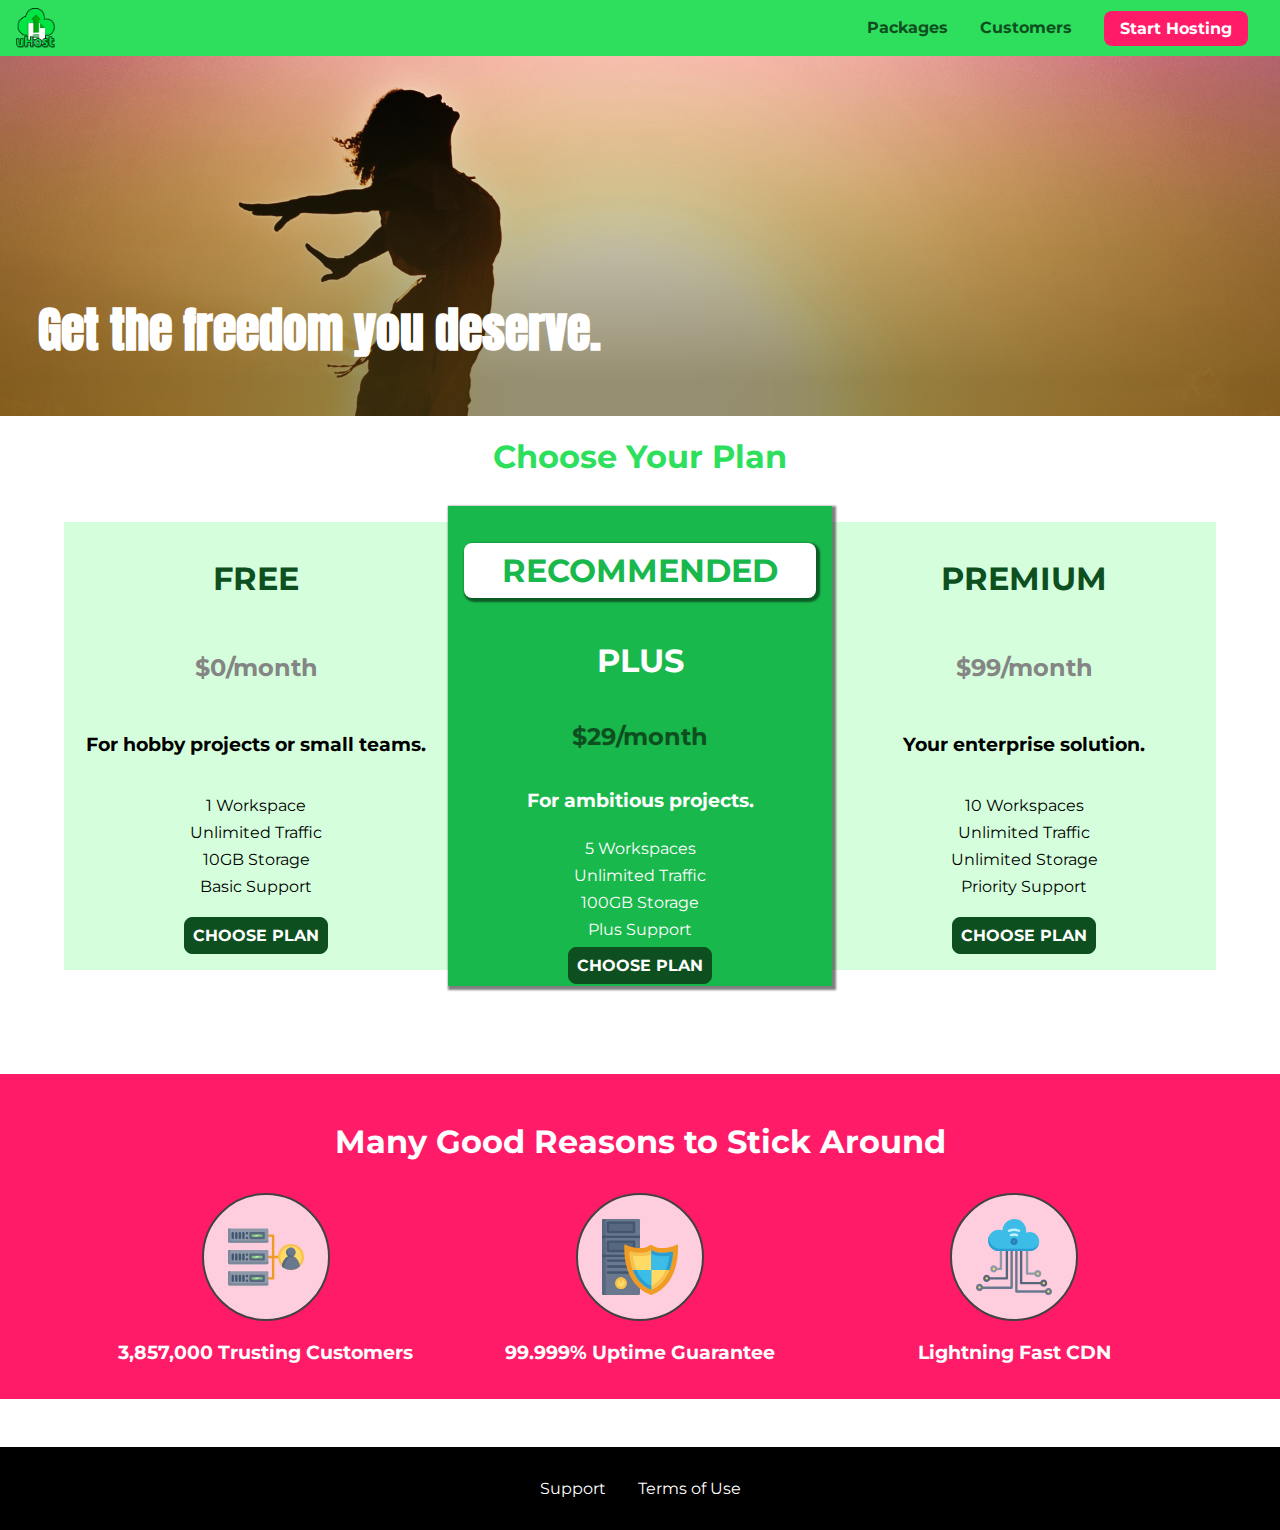
<file: css-core/index.html>
<!DOCTYPE html>
<html lang="en">

<head>
    <meta charset="UTF-8">
    <meta http-equiv="X-UA-Compatible" content="ie=edge">
    <meta name="viewport" content="width=device-width, initial-scale=1.0">
    <title>uHost</title>
    <link rel="shortcut icon" href="favicon.png">
    <link rel="stylesheet" href="shared.css">
    <link rel="stylesheet" href="main.css">
</head>

<body>
    <div class="backdrop"></div>
    <div class="modal">
        <h1 class="modal__title">Do you want to continue?</h1>
        <div class="modal__actions">
            <a href="start-hosting/index.html" class="modal__action">Yes!</a>
            <button class="modal__action modal__action--negative" type="button">No!</button>
        </div>
    </div>
    <header class="main-header">
        <div>
            <button class="toggle-button">
                <span class="toggle-button__bar"></span>
                <span class="toggle-button__bar"></span>
                <span class="toggle-button__bar"></span>
            </button>
            <a href="index.html" class="main-header__brand">
                <img src="images/uhost-icon.png" alt="uHost - Your favorite hosting company">
            </a>
        </div>
        <nav class="main-nav">
            <ul class="main-nav__items">
                <li class="main-nav__item">
                    <a href="packages/index.html">Packages</a>
                </li>
                <li class="main-nav__item">
                    <a href="customers/index.html">Customers</a>
                </li>
                <li class="main-nav__item main-nav__item--cta">
                    <a href="start-hosting/index.html">Start Hosting</a>
                </li>
            </ul>
        </nav>
    </header>
    <nav class="mobile-nav">
        <ul class="mobile-nav__items">
            <li class="mobile-nav__item">
                <a href="packages/index.html">Packages</a>
            </li>
            <li class="mobile-nav__item">
                <a href="customers/index.html">Customers</a>
            </li>
            <li class="mobile-nav__item mobile-nav__item--cta">
                <a href="start-hosting/index.html">Start Hosting</a>
            </li>
        </ul>
    </nav>
    <main>
        <section id="product-overview">
            <h1>Get the freedom you deserve.</h1>
        </section>
        <section id="plans">
            <h1 class="section-title">Choose Your Plan</h1>
            <div class="plan__list">
                <article class="plan">
                    <h1 class="plan__title">FREE</h1>
                    <h2 class="plan__price">$0/month</h2>
                    <h3>For hobby projects or small teams.</h3>
                    <ul class="plan__features">
                        <li class="plan__feature">1 Workspace</li>
                        <li class="plan__feature">Unlimited Traffic</li>
                        <li class="plan__feature">10GB Storage</li>
                        <li class="plan__feature">Basic Support</li>
                    </ul>
                    <div>
                        <button class="button">CHOOSE PLAN</button>
                    </div>
                </article>
                <article class="plan plan--highlighted">
                    <h1 class="plan__annotation">RECOMMENDED</h1>
                    <h1 class="plan__title">PLUS</h1>
                    <h2 class="plan__price">$29/month</h2>
                    <h3>For ambitious projects.</h3>
                    <ul class="plan__features">
                        <li class="plan__feature">5 Workspaces</li>
                        <li class="plan__feature">Unlimited Traffic</li>
                        <li class="plan__feature">100GB Storage</li>
                        <li class="plan__feature">Plus Support</li>
                    </ul>
                    <div>
                        <button class="button">CHOOSE PLAN</button>
                    </div>
                </article>
                <article class="plan">
                    <h1 class="plan__title">PREMIUM</h1>
                    <h2 class="plan__price">$99/month</h2>
                    <h3>Your enterprise solution.</h3>
                    <ul class="plan__features">
                        <li class="plan__feature">10 Workspaces</li>
                        <li class="plan__feature">Unlimited Traffic</li>
                        <li class="plan__feature">Unlimited Storage</li>
                        <li class="plan__feature">Priority Support</li>
                    </ul>
                    <div>
                        <button class="button">CHOOSE PLAN</button>
                    </div>
                </article>
            </div>
        </section>
        <section id="key-features">
            <h1 class="section-title">Many Good Reasons to Stick Around</h1>
            <ul class="key-feature__list">
                <li class="key-feature">
                    <div class="key-feature__image">
                        <svg viewBox="0 0 512 512">
                            <path style="fill:#F09B24;" d="M344,248h-32V112c0-4.418-3.582-8-8-8h-40c-4.418,0-8,3.582-8,8s3.582,8,8,8h32v128h-32  c-4.418,0-8,3.582-8,8s3.582,8,8,8h32v128h-32c-4.418,0-8,3.582-8,8s3.582,8,8,8h40c4.418,0,8-3.582,8-8V264h32c4.418,0,8-3.582,8-8  S348.418,248,344,248z"
                            />
                            <path style="fill:#8E9AA9;" d="M264,64H8c-4.418,0-8,3.582-8,8v80c0,4.418,3.582,8,8,8h256c4.418,0,8-3.582,8-8V72  C272,67.582,268.418,64,264,64z"
                            />
                            <path style="fill:#7C899B;" d="M24,144c-4.418,0-8-3.582-8-8V64H8c-4.418,0-8,3.582-8,8v80c0,4.418,3.582,8,8,8h256  c4.418,0,8-3.582,8-8v-8H24z"
                            />
                            <rect x="152" y="96" style="fill:#B8E3A8;" width="88" height="32" />
                            <g>
                                <polygon style="fill:#7EC97D;" points="152,96 152,128 166,128 198,96  " />
                                <polygon style="fill:#7EC97D;" points="220,96 188,128 240,128 240,96  " />
                            </g>
                            <path style="fill:#56677E;" d="M240,136h-88c-4.418,0-8-3.582-8-8V96c0-4.418,3.582-8,8-8h88c4.418,0,8,3.582,8,8v32  C248,132.418,244.418,136,240,136z M160,120h72v-16h-72V120z"
                            />
                            <g>
                                <path style="fill:#435670;" d="M32,136c-4.418,0-8-3.582-8-8V96c0-4.418,3.582-8,8-8s8,3.582,8,8v32C40,132.418,36.418,136,32,136z   "
                                />
                                <path style="fill:#435670;" d="M56,136c-4.418,0-8-3.582-8-8V96c0-4.418,3.582-8,8-8s8,3.582,8,8v32C64,132.418,60.418,136,56,136z   "
                                />
                                <path style="fill:#435670;" d="M80,136c-4.418,0-8-3.582-8-8V96c0-4.418,3.582-8,8-8s8,3.582,8,8v32C88,132.418,84.418,136,80,136z   "
                                />
                                <path style="fill:#435670;" d="M104,136c-4.418,0-8-3.582-8-8V96c0-4.418,3.582-8,8-8s8,3.582,8,8v32   C112,132.418,108.418,136,104,136z"
                                />
                                <path style="fill:#435670;" d="M128,105c-4.418,0-8-3.582-8-8v-1c0-4.418,3.582-8,8-8s8,3.582,8,8v1   C136,101.418,132.418,105,128,105z"
                                />
                                <path style="fill:#435670;" d="M128,136c-4.418,0-8-3.582-8-8v-1c0-4.418,3.582-8,8-8s8,3.582,8,8v1   C136,132.418,132.418,136,128,136z"
                                />
                            </g>
                            <path style="fill:#8E9AA9;" d="M264,208H8c-4.418,0-8,3.582-8,8v80c0,4.418,3.582,8,8,8h256c4.418,0,8-3.582,8-8v-80  C272,211.582,268.418,208,264,208z"
                            />
                            <path style="fill:#7C899B;" d="M24,288c-4.418,0-8-3.582-8-8v-72H8c-4.418,0-8,3.582-8,8v80c0,4.418,3.582,8,8,8h256  c4.418,0,8-3.582,8-8v-8H24z"
                            />
                            <rect x="152" y="240" style="fill:#B8E3A8;" width="88" height="32" />
                            <g>
                                <polygon style="fill:#7EC97D;" points="152,240 152,272 166,272 198,240  " />
                                <polygon style="fill:#7EC97D;" points="220,240 188,272 240,272 240,240  " />
                            </g>
                            <path style="fill:#56677E;" d="M240,280h-88c-4.418,0-8-3.582-8-8v-32c0-4.418,3.582-8,8-8h88c4.418,0,8,3.582,8,8v32  C248,276.418,244.418,280,240,280z M160,264h72v-16h-72V264z"
                            />
                            <g>
                                <path style="fill:#435670;" d="M32,280c-4.418,0-8-3.582-8-8v-32c0-4.418,3.582-8,8-8s8,3.582,8,8v32C40,276.418,36.418,280,32,280   z"
                                />
                                <path style="fill:#435670;" d="M56,280c-4.418,0-8-3.582-8-8v-32c0-4.418,3.582-8,8-8s8,3.582,8,8v32C64,276.418,60.418,280,56,280   z"
                                />
                                <path style="fill:#435670;" d="M80,280c-4.418,0-8-3.582-8-8v-32c0-4.418,3.582-8,8-8s8,3.582,8,8v32C88,276.418,84.418,280,80,280   z"
                                />
                                <path style="fill:#435670;" d="M104,280c-4.418,0-8-3.582-8-8v-32c0-4.418,3.582-8,8-8s8,3.582,8,8v32   C112,276.418,108.418,280,104,280z"
                                />
                                <path style="fill:#435670;" d="M128,249c-4.418,0-8-3.582-8-8v-1c0-4.418,3.582-8,8-8s8,3.582,8,8v1   C136,245.418,132.418,249,128,249z"
                                />
                                <path style="fill:#435670;" d="M128,280c-4.418,0-8-3.582-8-8v-1c0-4.418,3.582-8,8-8s8,3.582,8,8v1   C136,276.418,132.418,280,128,280z"
                                />
                            </g>
                            <path style="fill:#8E9AA9;" d="M264,352H8c-4.418,0-8,3.582-8,8v80c0,4.418,3.582,8,8,8h256c4.418,0,8-3.582,8-8v-80  C272,355.582,268.418,352,264,352z"
                            />
                            <path style="fill:#7C899B;" d="M24,432c-4.418,0-8-3.582-8-8v-72H8c-4.418,0-8,3.582-8,8v80c0,4.418,3.582,8,8,8h256  c4.418,0,8-3.582,8-8v-8H24z"
                            />
                            <rect x="152" y="384" style="fill:#B8E3A8;" width="88" height="32" />
                            <g>
                                <polygon style="fill:#7EC97D;" points="152,384 152,416 166,416 198,384  " />
                                <polygon style="fill:#7EC97D;" points="220,384 188,416 240,416 240,384  " />
                            </g>
                            <path style="fill:#56677E;" d="M240,424h-88c-4.418,0-8-3.582-8-8v-32c0-4.418,3.582-8,8-8h88c4.418,0,8,3.582,8,8v32  C248,420.418,244.418,424,240,424z M160,408h72v-16h-72V408z"
                            />
                            <g>
                                <path style="fill:#435670;" d="M32,424c-4.418,0-8-3.582-8-8v-32c0-4.418,3.582-8,8-8s8,3.582,8,8v32C40,420.418,36.418,424,32,424   z"
                                />
                                <path style="fill:#435670;" d="M56,424c-4.418,0-8-3.582-8-8v-32c0-4.418,3.582-8,8-8s8,3.582,8,8v32C64,420.418,60.418,424,56,424   z"
                                />
                                <path style="fill:#435670;" d="M80,424c-4.418,0-8-3.582-8-8v-32c0-4.418,3.582-8,8-8s8,3.582,8,8v32C88,420.418,84.418,424,80,424   z"
                                />
                                <path style="fill:#435670;" d="M104,424c-4.418,0-8-3.582-8-8v-32c0-4.418,3.582-8,8-8s8,3.582,8,8v32   C112,420.418,108.418,424,104,424z"
                                />
                                <path style="fill:#435670;" d="M128,393c-4.418,0-8-3.582-8-8v-1c0-4.418,3.582-8,8-8s8,3.582,8,8v1   C136,389.418,132.418,393,128,393z"
                                />
                                <path style="fill:#435670;" d="M128,424c-4.418,0-8-3.582-8-8v-1c0-4.418,3.582-8,8-8s8,3.582,8,8v1   C136,420.418,132.418,424,128,424z"
                                />
                            </g>
                            <path style="fill:#F7C14D;" d="M424,168c-48.523,0-88,39.477-88,88s39.477,88,88,88s88-39.477,88-88S472.523,168,424,168z" />
                            <path style="fill:#FFDB66;" d="M424,184c-39.701,0-72,32.299-72,72s32.299,72,72,72s72-32.299,72-72S463.701,184,424,184z" />
                            <path style="fill:#69788D;" d="M484.893,314.16C476.393,274.588,451.922,248,424,248s-52.393,26.588-60.893,66.16  c-0.605,2.82,0.354,5.749,2.511,7.664C381.731,336.124,402.465,344,424,344s42.269-7.876,58.381-22.176  C484.539,319.909,485.498,316.98,484.893,314.16z"
                            />
                            <path style="fill:#56677E;" d="M434.053,249.171C430.768,248.403,427.411,248,424,248c-27.922,0-52.393,26.588-60.893,66.16  c-0.605,2.82,0.354,5.749,2.511,7.664c3.383,3.002,6.979,5.703,10.734,8.125C384.904,286.243,407.373,255.378,434.053,249.171z"
                            />
                            <path style="fill:#69788D;" d="M424,192c-17.645,0-32,14.355-32,32s14.355,32,32,32s32-14.355,32-32S441.645,192,424,192z" />
                            <path style="fill:#56677E;" d="M432,248c-17.645,0-32-14.355-32-32c0-6.783,2.128-13.076,5.742-18.258  C397.444,203.53,392,213.138,392,224c0,17.645,14.355,32,32,32c10.862,0,20.471-5.444,26.258-13.742  C445.076,245.872,438.783,248,432,248z"
                            />

                        </svg>
                    </div>
                    <p class="key-feature__description">3,857,000 Trusting Customers</p>
                </li>
                <li class="key-feature">
                    <div class="key-feature__image">
                        <svg viewBox="0 0 512 512">
                            <path style="fill:#69788D;" d="M248,0H8C3.582,0,0,3.582,0,8v496c0,4.418,3.582,8,8,8h240c4.418,0,8-3.582,8-8V8  C256,3.582,252.418,0,248,0z"
                            />
                            <path style="fill:#56677E;" d="M24,504V8c0-4.418,3.582-8,8-8H8C3.582,0,0,3.582,0,8v496c0,4.418,3.582,8,8,8h24  C27.582,512,24,508.418,24,504z"
                            />
                            <g>
                                <rect x="0" y="112" style="fill:#435670;" width="256" height="16" />
                                <rect x="0" y="240" style="fill:#435670;" width="256" height="16" />
                            </g>
                            <path style="fill:#F7C14D;" d="M128,392c-22.056,0-40,17.944-40,40s17.944,40,40,40s40-17.944,40-40S150.056,392,128,392z" />
                            <path style="fill:#FFDB66;" d="M128,408c-13.233,0-24,10.767-24,24s10.767,24,24,24s24-10.767,24-24S141.233,408,128,408z" />
                            <path style="fill:#F7C14D;" d="M128,392c-2.739,0-5.414,0.278-8,0.805V424c0,4.418,3.582,8,8,8c4.418,0,8-3.582,8-8v-31.195  C133.414,392.278,130.739,392,128,392z"
                            />
                            <g>
                                <path style="fill:#435670;" d="M216,288H40c-4.418,0-8-3.582-8-8s3.582-8,8-8h176c4.418,0,8,3.582,8,8S220.418,288,216,288z"
                                />
                                <path style="fill:#435670;" d="M216,328H40c-4.418,0-8-3.582-8-8s3.582-8,8-8h176c4.418,0,8,3.582,8,8S220.418,328,216,328z"
                                />
                                <path style="fill:#435670;" d="M216,368H40c-4.418,0-8-3.582-8-8s3.582-8,8-8h176c4.418,0,8,3.582,8,8S220.418,368,216,368z"
                                />
                                <path style="fill:#435670;" d="M216,16H40c-4.418,0-8,3.582-8,8v64c0,4.418,3.582,8,8,8h176c4.418,0,8-3.582,8-8V24   C224,19.582,220.418,16,216,16z"
                                />
                            </g>
                            <rect x="48" y="32" style="fill:#56677E;" width="160" height="48" />
                            <path style="fill:#435670;" d="M216,144H40c-4.418,0-8,3.582-8,8v64c0,4.418,3.582,8,8,8h176c4.418,0,8-3.582,8-8v-64  C224,147.582,220.418,144,216,144z"
                            />
                            <rect x="48" y="160" style="fill:#56677E;" width="160" height="48" />
                            <path style="fill:#F09B24;" d="M511.747,180.237c-0.194-6.537-8.107-10.107-13.135-5.894c-5.6,4.693-42.904,21.282-98.514,21.282  c-33.45,0-64.625-20.999-64.929-21.206c-2.9-1.991-6.764-1.85-9.512,0.346c-2.677,2.135-27.201,20.86-63.793,20.86  c-55.607,0-92.914-16.589-98.515-21.282c-5.028-4.211-12.941-0.645-13.135,5.894c-1.634,54.834,4.655,105.941,18.693,151.903  c12.096,39.604,29.759,74.047,52.497,102.373c27.538,34.304,62.743,59.882,104.66,76.045c3.069,1.918,6.757,1.921,9.83,0  c41.917-16.163,77.122-41.741,104.66-76.045c22.738-28.326,40.401-62.77,52.497-102.373  C507.092,286.179,513.381,235.071,511.747,180.237z"
                            />
                            <path style="fill:#F7C14D;" d="M476.21,221.226c-1.953-1.631-4.568-2.235-7.036-1.628c-21.686,5.327-44.926,8.028-69.075,8.028  c-25.926,0-49.633-8.975-64.955-16.504c-2.307-1.134-5.016-1.091-7.284,0.116c-14.059,7.477-36.919,16.388-65.994,16.388  c-24.153,0-47.394-2.701-69.075-8.028c-5.155-1.268-10.221,2.966-9.894,8.261c2.077,33.693,7.668,65.635,16.616,94.935  c22.774,74.565,66.139,126.334,128.888,153.868c2.032,0.891,4.397,0.891,6.43,0c61.777-27.107,104.716-78.876,127.62-153.868  c8.948-29.3,14.539-61.241,16.616-94.935C479.224,225.319,478.163,222.856,476.21,221.226z"
                            />
                            <path style="fill:#FFDB66;" d="M331.609,451.727c-52.604-25.289-89.304-70.987-109.144-135.944  c-6.532-21.39-11.162-44.336-13.82-68.447c17.133,2.852,34.952,4.291,53.22,4.291c29.394,0,53.376-7.793,69.978-15.561  c17.44,7.736,41.656,15.561,68.256,15.561c18.267,0,36.085-1.439,53.219-4.291c-2.659,24.112-7.288,47.06-13.82,68.448  C419.545,381.108,383.27,426.805,331.609,451.727z"
                            />
                            <g>
                                <path style="fill:#2C9DD4;" d="M479.066,227.858c0.157-2.539-0.903-5.002-2.856-6.633s-4.568-2.235-7.036-1.628   c-21.686,5.327-44.926,8.028-69.075,8.028c-25.926,0-49.633-8.975-64.955-16.504c-1.057-0.52-2.2-0.78-3.345-0.806l-0.072,133.351   h123.601c2.556-6.746,4.933-13.702,7.123-20.874C471.398,293.493,476.989,261.552,479.066,227.858z"
                                />
                                <path style="fill:#2C9DD4;" d="M206.658,343.667c24.153,63.42,65.028,108.108,121.743,132.995c1.031,0.452,2.147,0.673,3.263,0.666   l0.063-133.661H206.658z"
                                />
                            </g>
                            <g>
                                <path style="fill:#3CBDE8;" d="M439.497,315.783c6.532-21.389,11.161-44.336,13.82-68.448c-17.134,2.852-34.952,4.291-53.219,4.291   c-26.6,0-50.815-7.824-68.256-15.561l-0.116,107.601h97.758C433.179,334.807,436.524,325.518,439.497,315.783z"
                                />
                                <path style="fill:#3CBDE8;" d="M232.523,343.667c21.144,50.298,54.363,86.56,99.087,108.06l0.117-108.06H232.523z" />
                            </g>
                        </svg>
                    </div>
                    <p class="key-feature__description">99.999% Uptime Guarantee</p>
                </li>
                <li class="key-feature">
                    <div class="key-feature__image">
                        <svg viewBox="0 0 512 512">
                            <path style="fill:#8E9AA9;" d="M168,200c-4.418,0-8,3.582-8,8v120h-17.376c-3.302-9.311-12.194-16-22.624-16  c-13.234,0-24,10.767-24,24s10.766,24,24,24c10.429,0,19.321-6.689,22.624-16H168c4.418,0,8-3.582,8-8V208  C176,203.582,172.418,200,168,200z"
                            />
                            <path style="fill:#FFDB66;" d="M120,328c-4.411,0-8,3.589-8,8s3.589,8,8,8s8-3.589,8-8S124.411,328,120,328z" />
                            <path style="fill:#56677E;" d="M208,200c-4.418,0-8,3.582-8,8v184H94.624C91.322,382.689,82.43,376,72,376  c-13.234,0-24,10.767-24,24s10.766,24,24,24c10.429,0,19.321-6.689,22.624-16H208c4.418,0,8-3.582,8-8V208  C216,203.582,212.418,200,208,200z"
                            />
                            <path style="fill:#FFDB66;" d="M72,392c-4.411,0-8,3.589-8,8s3.589,8,8,8s8-3.589,8-8S76.411,392,72,392z" />
                            <path style="fill:#69788D;" d="M240,208c-4.418,0-8,3.582-8,8v239H47.24c-2.671-10.34-12.078-18-23.24-18c-13.234,0-24,10.767-24,24  s10.766,24,24,24c9.666,0,18.009-5.747,21.809-14H240c4.418,0,8-3.582,8-8V216C248,211.582,244.418,208,240,208z"
                            />
                            <path style="fill:#FFDB66;" d="M24,453c-4.411,0-8,3.589-8,8s3.589,8,8,8s8-3.589,8-8S28.411,453,24,453z" />
                            <path style="fill:#69788D;" d="M488,464c-10.429,0-19.321,6.689-22.624,16H280V208c0-4.418-3.582-8-8-8s-8,3.582-8,8v280  c0,4.418,3.582,8,8,8h193.376c3.302,9.311,12.194,16,22.624,16c13.234,0,24-10.767,24-24S501.234,464,488,464z"
                            />
                            <path style="fill:#FFDB66;" d="M488,480c-4.411,0-8,3.589-8,8s3.589,8,8,8s8-3.589,8-8S492.411,480,488,480z" />
                            <path style="fill:#56677E;" d="M456,408c-10.429,0-19.321,6.689-22.624,16H312V208c0-4.418-3.582-8-8-8s-8,3.582-8,8v224  c0,4.418,3.582,8,8,8h129.376c3.302,9.311,12.194,16,22.624,16c13.234,0,24-10.767,24-24S469.234,408,456,408z"
                            />
                            <path style="fill:#FFDB66;" d="M456,424c-4.411,0-8,3.589-8,8s3.589,8,8,8s8-3.589,8-8S460.411,424,456,424z" />
                            <path style="fill:#8E9AA9;" d="M416,344c-10.429,0-19.321,6.689-22.624,16H352V208c0-4.418-3.582-8-8-8s-8,3.582-8,8v160  c0,4.418,3.582,8,8,8h49.376c3.302,9.311,12.194,16,22.624,16c13.234,0,24-10.767,24-24S429.234,344,416,344z"
                            />
                            <path style="fill:#FFDB66;" d="M416,360c-4.411,0-8,3.589-8,8s3.589,8,8,8s8-3.589,8-8S420.411,360,416,360z" />
                            <path style="fill:#3CBDE8;" d="M362,88c-8.741,0-17.231,1.751-25.06,5.085C337.646,88.797,338,84.43,338,80  c0-44.112-35.888-80-80-80c-42.823,0-77.895,33.816-79.909,76.149C170.393,73.415,162.244,72,154,72c-39.701,0-72,32.299-72,72  s32.299,72,72,72h208c35.29,0,64-28.71,64-64S397.29,88,362,88z"
                            />
                            <path style="fill:#2C9DD4;" d="M368,200H160c-39.701,0-72-32.299-72-72c0-5.863,0.721-11.559,2.05-17.019  C84.918,120.88,82,132.102,82,144c0,39.701,32.299,72,72,72h208c30.389,0,55.88-21.296,62.379-49.743  C413.565,186.327,392.352,200,368,200z"
                            />
                            <path style="fill:#2A7DB5;" d="M256,128c-13.234,0-24,10.767-24,24s10.766,24,24,24c13.233,0,24-10.767,24-24S269.233,128,256,128z"
                            />
                            <path style="fill:#2C9DD4;" d="M256,144c-4.411,0-8,3.589-8,8s3.589,8,8,8c4.411,0,8-3.589,8-8S260.411,144,256,144z" />
                            <g>
                                <path style="fill:#C5F1FA;" d="M221.755,87.695c-2.994,0-5.864-1.688-7.233-4.572c-1.894-3.991-0.194-8.763,3.798-10.657   C230.157,66.849,242.834,64,256,64c13.166,0,25.844,2.849,37.68,8.466c3.992,1.895,5.692,6.666,3.798,10.657   s-6.666,5.692-10.657,3.798C277.144,82.328,266.774,80,256,80c-10.774,0-21.144,2.328-30.821,6.921   C224.072,87.446,222.904,87.695,221.755,87.695z"
                                />
                                <path style="fill:#C5F1FA;" d="M276.545,116.618c-1.148,0-2.316-0.249-3.424-0.774C267.745,113.293,261.985,112,256,112   c-5.985,0-11.745,1.293-17.121,3.844c-3.991,1.895-8.763,0.192-10.657-3.798c-1.894-3.992-0.193-8.764,3.798-10.657   C239.557,97.813,247.625,96,256,96c8.376,0,16.444,1.813,23.98,5.389c3.991,1.894,5.692,6.665,3.798,10.657   C282.41,114.93,279.539,116.618,276.545,116.618z"
                                />
                            </g>

                        </svg>
                    </div>
                    <p class="key-feature__description">Lightning Fast CDN</p>
                </li>
            </ul>
        </section>
    </main>
    <footer class="main-footer">
        <nav>
            <ul class="main-footer__links">
                <li class="main-footer__link">
                    <a href="#">Support</a>
                </li>
                <li class="main-footer__link">
                    <a href="#">Terms of Use</a>
                </li>
            </ul>
        </nav>
    </footer>
    <script src="shared.js"></script>
</body>

</html>
</file>
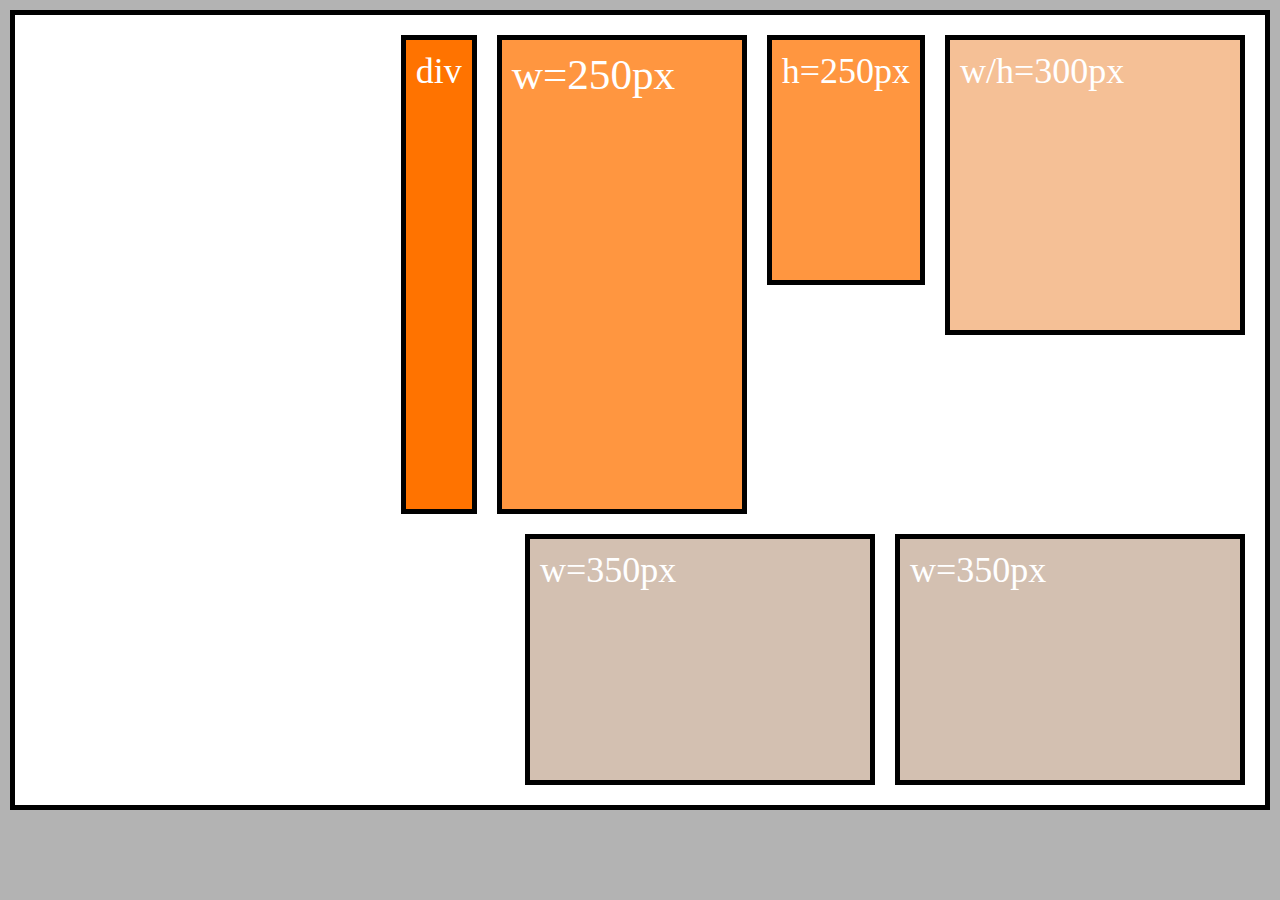
<file: css-flexbox/index.html>
<!DOCTYPE html>
<html lang="en">
    <head>
        <meta charset="UTF-8">
        <meta http-equiv="X-UA-Compatible" content="ie=edge">
        <link rel="stylesheet" href="main.css">
        <title>Flexbox</title>
    </head>
    <body>
        <div class="flex-container">
            <div class="item-1">div</div>
            <div class="item-2">w=250px</div>
            <div class="item-3">h=250px</div>
            <div class="item-4">w/h=300px</div>
            <div class="item-5">w=350px</div>
            <div class="item-6">w=350px</div>
        </div>
    </body>
</html>
</file>
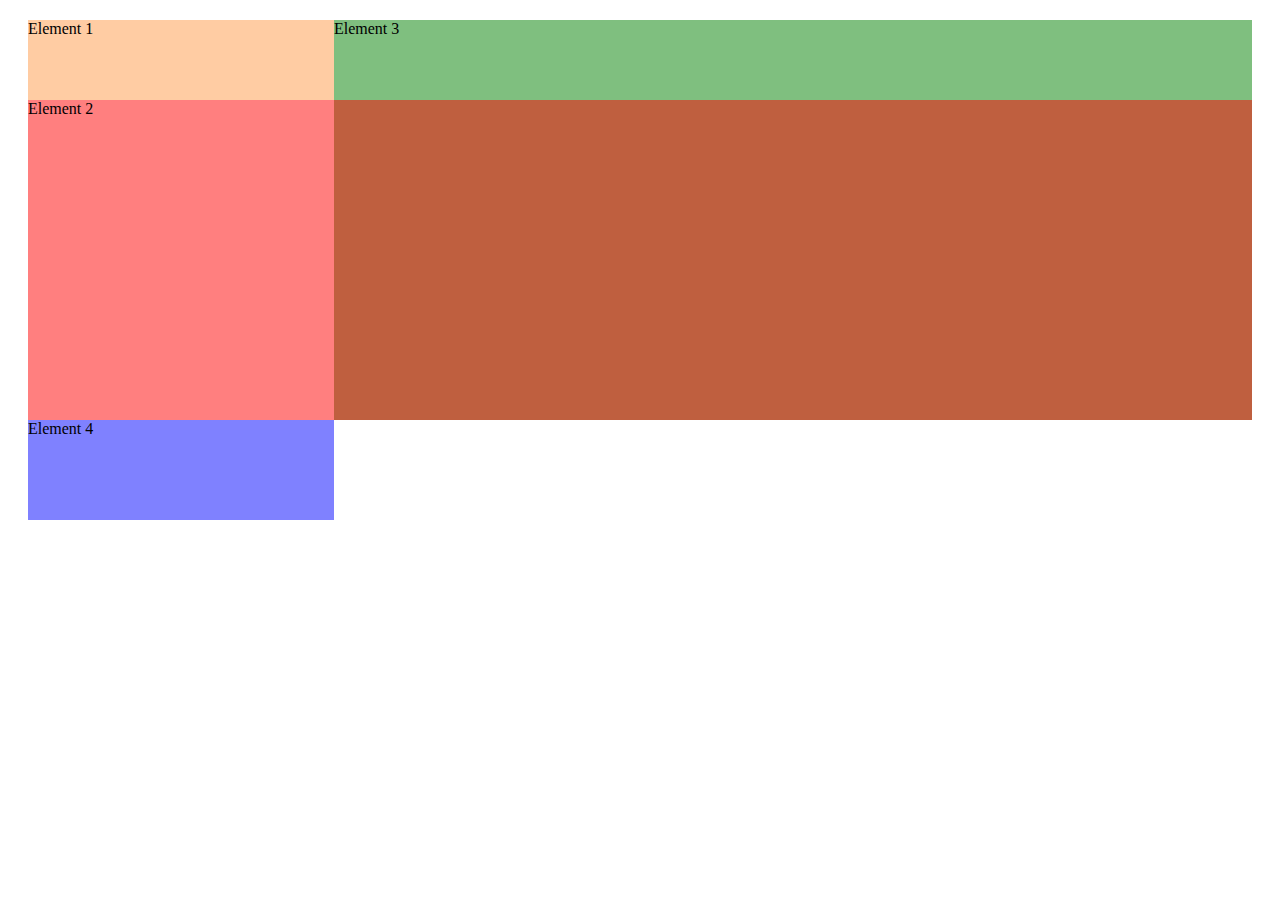
<file: css-grid/index.html>
<!DOCTYPE html>
<html lang="en">
<head>
    <meta charset="UTF-8">
    <meta name="viewport" content="width=device-width, initial-scale=1.0">
    <meta http-equiv="X-UA-Compatible" content="ie=edge">
    <title>CSS Course</title>
    <link rel="stylesheet" href="main.css">
</head>
<body>
    <div class="container">
        <div class="el1">Element 1</div>
        <div class="el2">Element 2</div>
        <div class="el3">Element 3</div>
        <div class="el4">Element 4</div>
    </div>
</body>
</html>
</file>
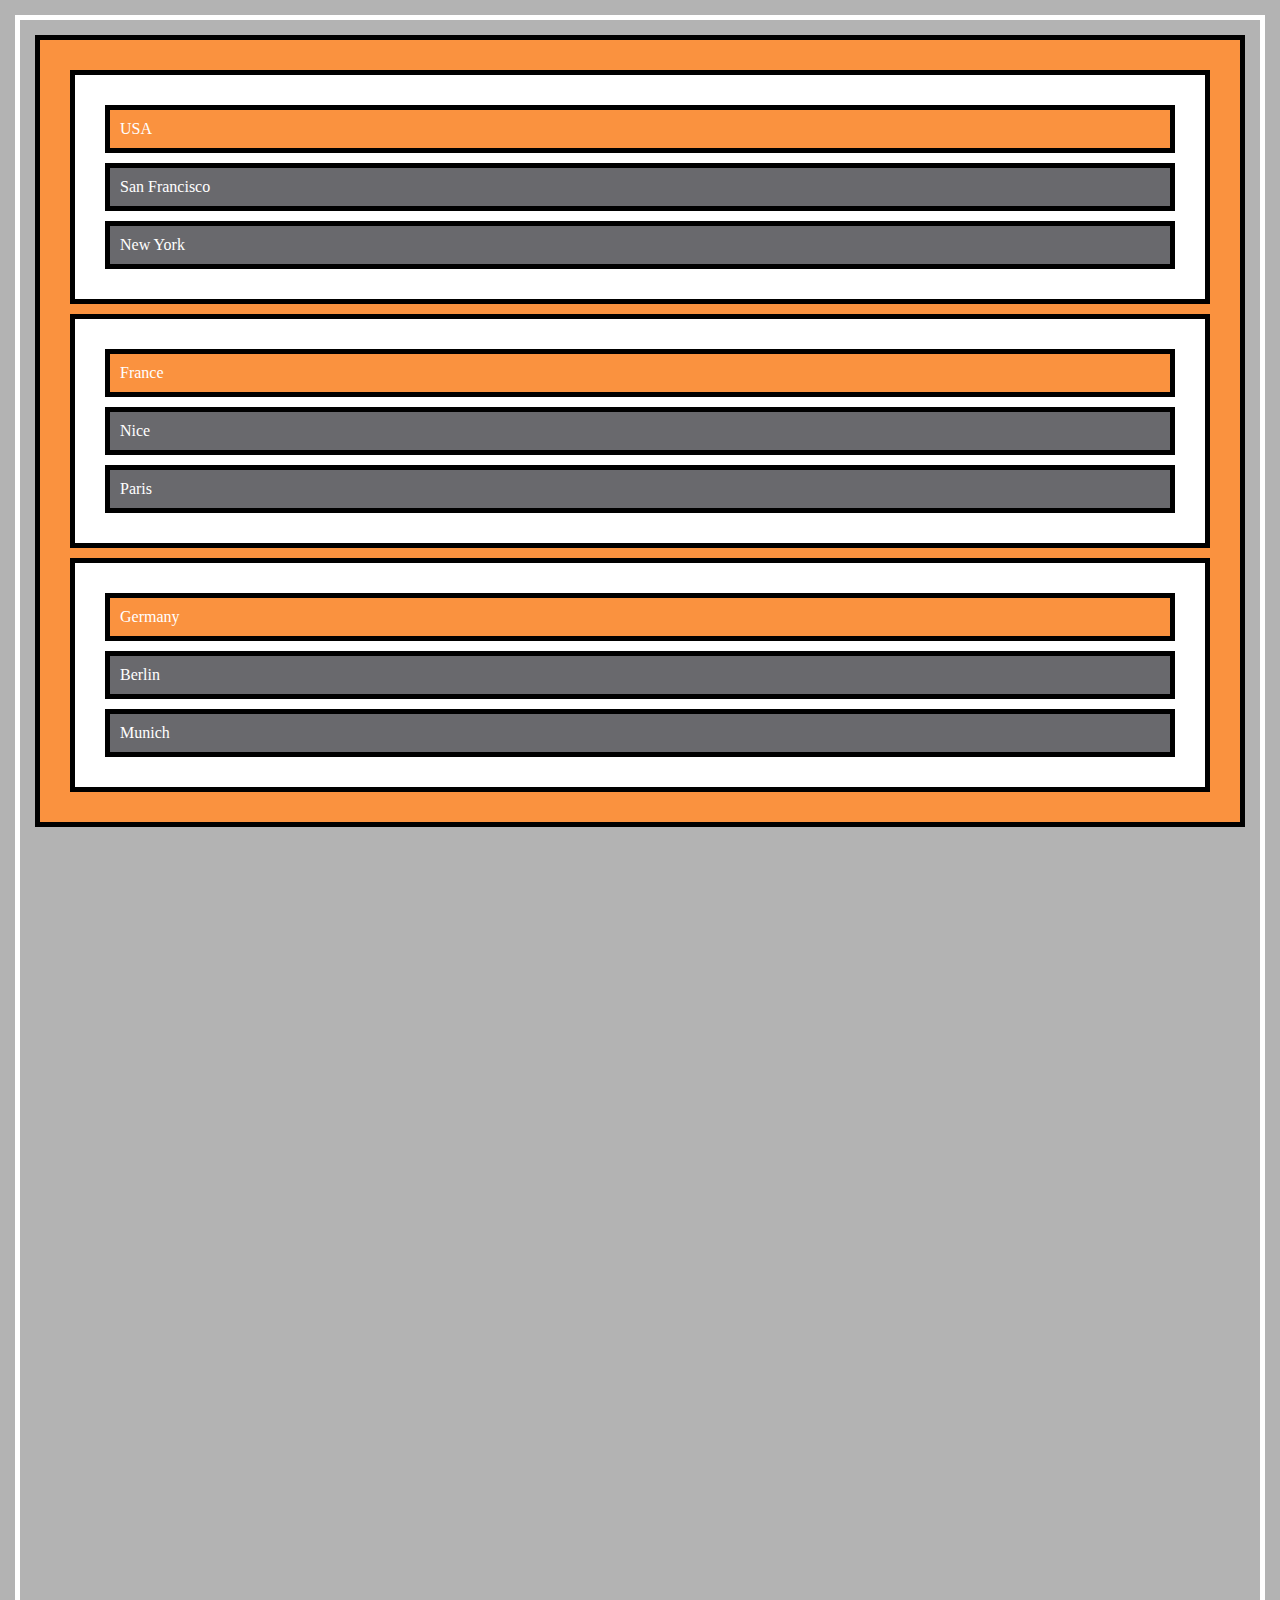
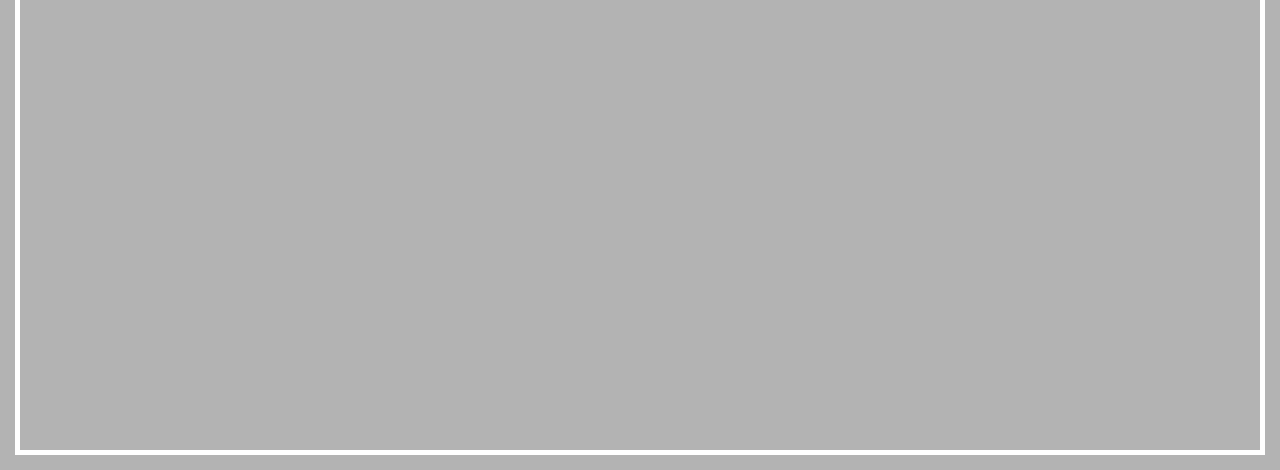
<file: css-positioning/index.html>
<!DOCTYPE html>
<html lang="en">

<head>
    <meta charset="UTF-8">
    <meta name="viewport" content="width=device-width, initial-scale=1.0">
    <meta http-equiv="X-UA-Compatible" content="ie=edge">
    <link rel="stylesheet" href="main.css">
    <title>Position</title>
</head>

<body>
    <div class="parent">
        <div class="country">USA</div>
        <div class="cities">San Francisco</div>
        <div class="cities">New York</div>
    </div>
    <div class="parent">
        <div class="country">France</div>
        <div class="cities">Nice</div>
        <div class="cities">Paris</div>
    </div>
    <div class="parent">
        <div class="country">Germany</div>
        <div class="cities">Berlin</div>
        <div class="cities">Munich</div>
    </div>
</body>

</html>
</file>
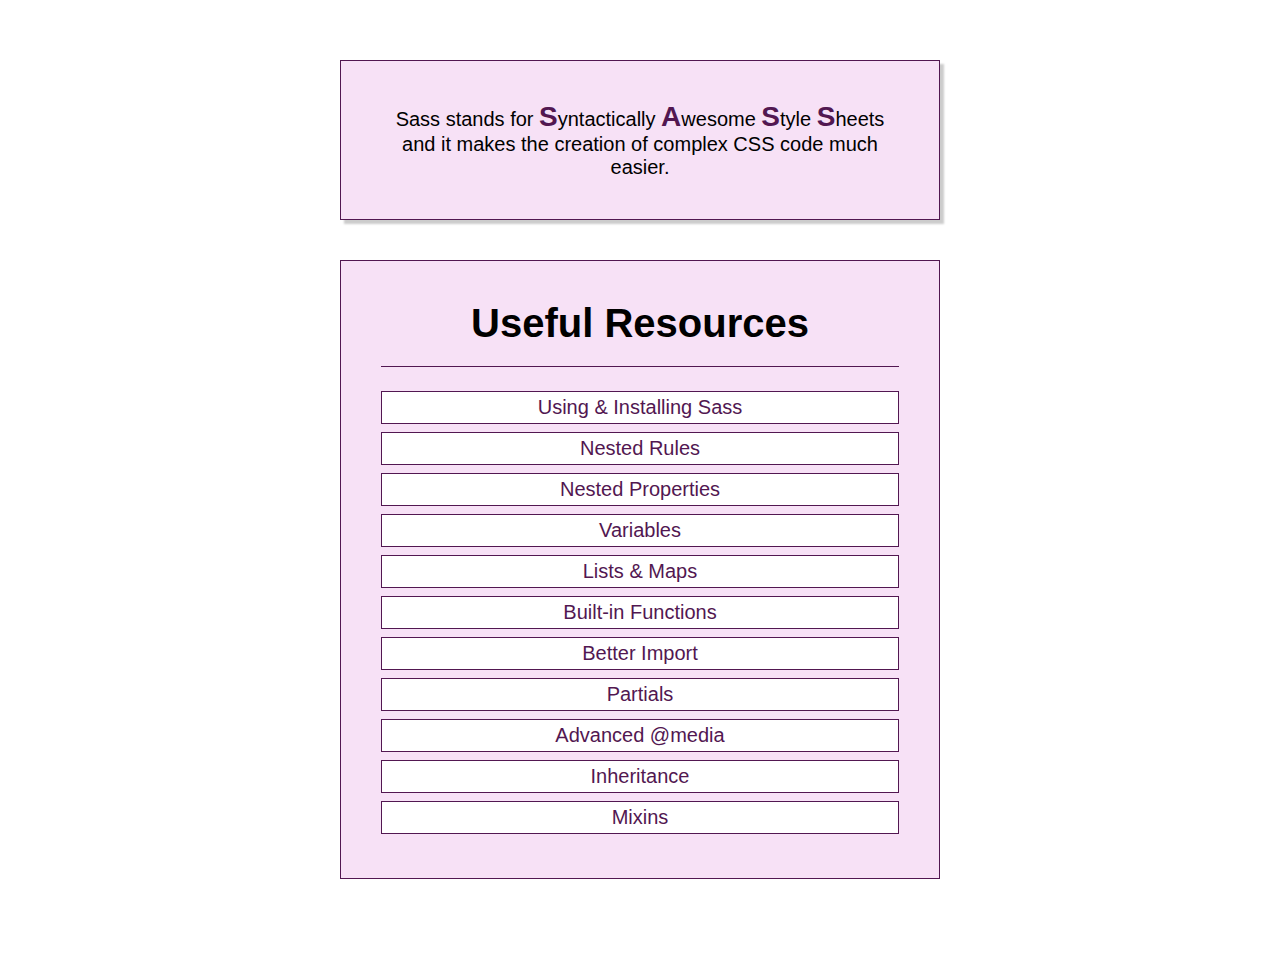
<file: css-saas/index.html>
<!DOCTYPE html>
<html lang="en">

<head>
    <meta charset="UTF-8">
    <meta name="viewport" content="width=device-width, initial-scale=1.0">
    <meta http-equiv="X-UA-Compatible" content="ie=edge">
    <title>CSS Course</title>
    <link rel="stylesheet" href="main.css">
</head>

<body>
    <div class="container">
        <section class="sass-introduction">
            <p>Sass stands for
                <span class="char-highlight">S</span>yntactically
                <span class="char-highlight">A</span>wesome
                <span class="char-highlight">S</span>tyle
                <span class="char-highlight">S</span>heets and it makes the creation of complex CSS code much easier.</p>
        </section>
        <section class="sass-details">
            <header class="section-header">
                <h1>Useful Resources</h1>
            </header>
            <ul class="documentation-links">
                <li>
                    <a class="documentation-link link-important" href="https://sass-lang.com/documentation/file.SASS_REFERENCE.html#using_sass">Using &amp; Installing Sass</a>
                </li>
                <li>
                    <a class="documentation-link" href="https://sass-lang.com/documentation/file.SASS_REFERENCE.html#nested_rules">Nested Rules</a>
                </li>
                <li>
                    <a class="documentation-link" href="https://sass-lang.com/documentation/file.SASS_REFERENCE.html#nested_properties">Nested Properties</a>
                </li>
                <li>
                    <a class="documentation-link" href="https://sass-lang.com/documentation/file.SASS_REFERENCE.html#variables_">Variables</a>
                </li>
                <li>
                    <a class="documentation-link" href="https://sass-lang.com/documentation/file.SASS_REFERENCE.html#lists">Lists &amp; Maps</a>
                </li>
                <li>
                    <a class="documentation-link" href="https://sass-lang.com/documentation/Sass/Script/Functions.html">Built-in Functions</a>
                </li>
                <li>
                    <a class="documentation-link" href="https://sass-lang.com/documentation/file.SASS_REFERENCE.html#import">Better Import</a>
                </li>
                <li>
                    <a class="documentation-link" href="https://sass-lang.com/documentation/file.SASS_REFERENCE.html#partials">Partials</a>
                </li>
                <li>
                    <a class="documentation-link" href="https://sass-lang.com/documentation/file.SASS_REFERENCE.html#media">Advanced @media</a>
                </li>
                <li>
                    <a class="documentation-link" href="https://sass-lang.com/documentation/file.SASS_REFERENCE.html#extend">Inheritance</a>
                </li>
                <li>
                    <a class="documentation-link" href="https://sass-lang.com/documentation/file.SASS_REFERENCE.html#defining_a_mixin">Mixins</a>
                </li>
            </ul>
        </section>
    </div>
</body>

</html>
</file>
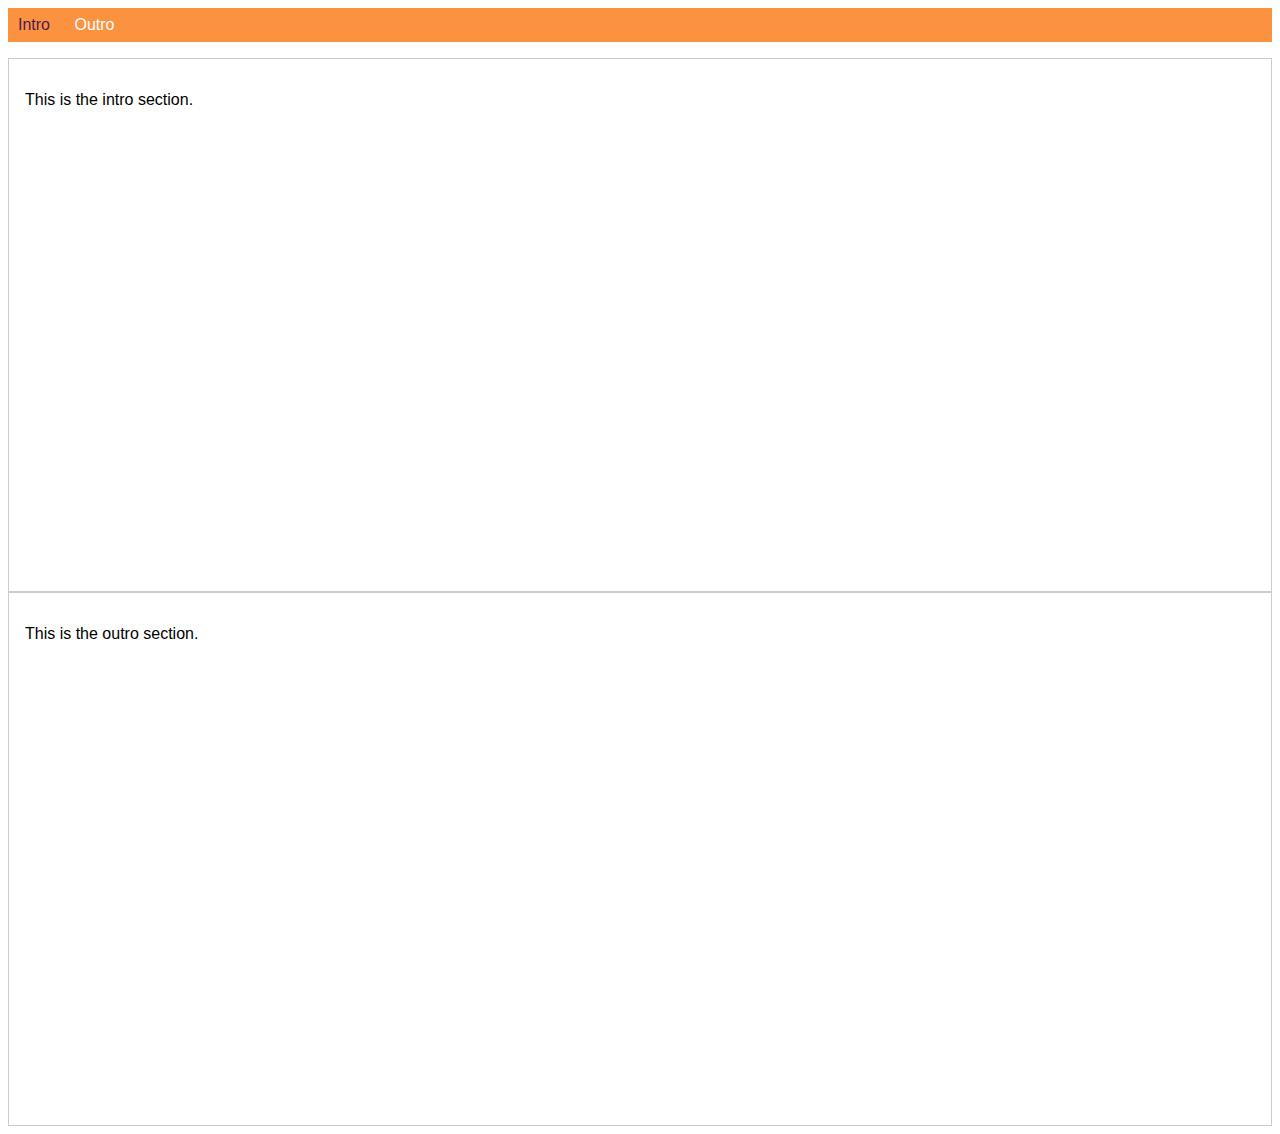
<file: css-selectors/index.html>
<!DOCTYPE html>
<html lang="en">

<head>
    <meta charset="UTF-8">
    <meta name="viewport" content="width=device-width, initial-scale=1.0">
    <meta http-equiv="X-UA-Compatible" content="ie=edge">
    <title>CSS Course</title>
    <link rel="stylesheet" href="main.css">
</head>

<body>
    <nav>
        <a href="#intro" class="active">Intro</a>
        <a href="#outro">Outro</a>
    </nav>
    <section id="intro" class="main-section highlighted">
        <p>This is the intro section.</p>
    </section>
    <section id="outro" class="main-section">
        <p>This is the outro section.</p>
    </section>
</body>

</html>
</file>
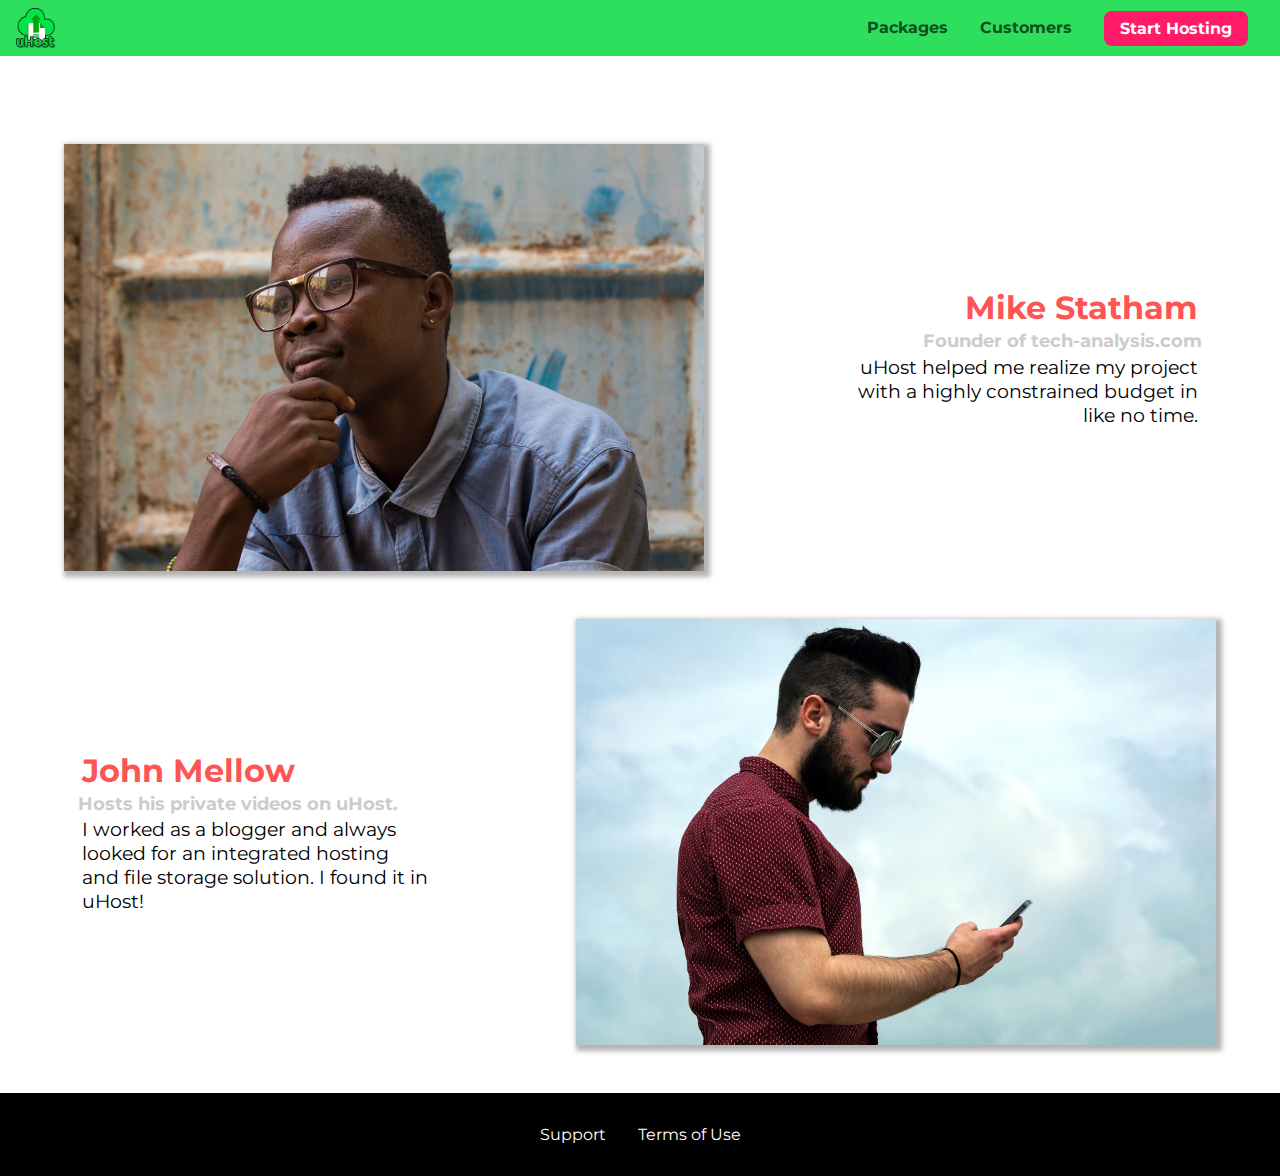
<file: css-core/customers/index.html>
<!DOCTYPE html>
<html lang="en">

<head>
    <meta charset="UTF-8">
    <meta name="viewport" content="width=device-width, initial-scale=1.0">
    <meta http-equiv="X-UA-Compatible" content="ie=edge">
    <title>uHost Customers</title>
    <link rel="shortcut icon" href="../favicon.png">
    <link rel="stylesheet" href="../shared.css">
    <link rel="stylesheet" href="customers.css">
</head>

<body>
    <div class="backdrop"></div>
    <header class="main-header">
        <div>
            <button class="toggle-button">
                <span class="toggle-button__bar"></span>
                <span class="toggle-button__bar"></span>
                <span class="toggle-button__bar"></span>
            </button>
            <a href="../index.html" class="main-header__brand">
                <img src="../images/uhost-icon.png" alt="uHost - Your favorite hosting company">
            </a>
        </div>
        <nav class="main-nav">
            <ul class="main-nav__items">
                <li class="main-nav__item">
                    <a href="../packages/index.html">Packages</a>
                </li>
                <li class="main-nav__item">
                    <a href="index.html">Customers</a>
                </li>
                <li class="main-nav__item main-nav__item--cta">
                    <a href="../start-hosting/index.html">Start Hosting</a>
                </li>
            </ul>
        </nav>
    </header>
    <nav class="mobile-nav">
        <ul class="mobile-nav__items">
            <li class="mobile-nav__item">
                <a href="../packages/index.html">Packages</a>
            </li>
            <li class="mobile-nav__item">
                <a href="index.html">Customers</a>
            </li>
            <li class="mobile-nav__item mobile-nav__item--cta">
                <a href="../start-hosting/index.html">Start Hosting</a>
            </li>
        </ul>
    </nav>
    <main>
        <div>
            <div class="testimonial" id="customer-1">
                <div class="testimonial__image-container">
                    <img src="../images/customer-1.jpg" alt="Mike Statham - Customer" class="testimonial__image">
                </div>
                <div class="testimonial__info">
                    <h1 class="testimonial__name">Mike Statham</h1>
                    <h2 class="testimonial__subtitle">Founder of
                        <a href="tech-analysis.com">tech-analysis.com</a>
                    </h2>
                    <p class="testimonial__text">uHost helped me realize my project with a highly constrained budget in like no time.</p>
                </div>
            </div>
            <div class="testimonial" id="customer-2">

                <div class="testimonial__info">
                    <h1 class="testimonial__name">John Mellow</h1>
                    <h2 class="testimonial__subtitle">Hosts his private videos on uHost.
                    </h2>
                    <p class="testimonial__text">I worked as a blogger and always looked for an integrated hosting and file storage solution. I found
                        it in uHost!
                    </p>
                </div>
                <div class="testimonial__image-container">
                    <img src="../images/customer-2.jpg" alt="John Mellow - Customer" class="testimonial__image">
                </div>
            </div>
        </div>
    </main>
    <footer class="main-footer">
        <nav>
            <ul class="main-footer__links">
                <li class="main-footer__link">
                    <a href="#">Support</a>
                </li>
                <li class="main-footer__link">
                    <a href="#">Terms of Use</a>
                </li>
            </ul>
        </nav>
    </footer>
    <script src="../shared.js"></script>
</body>

</html>
</file>
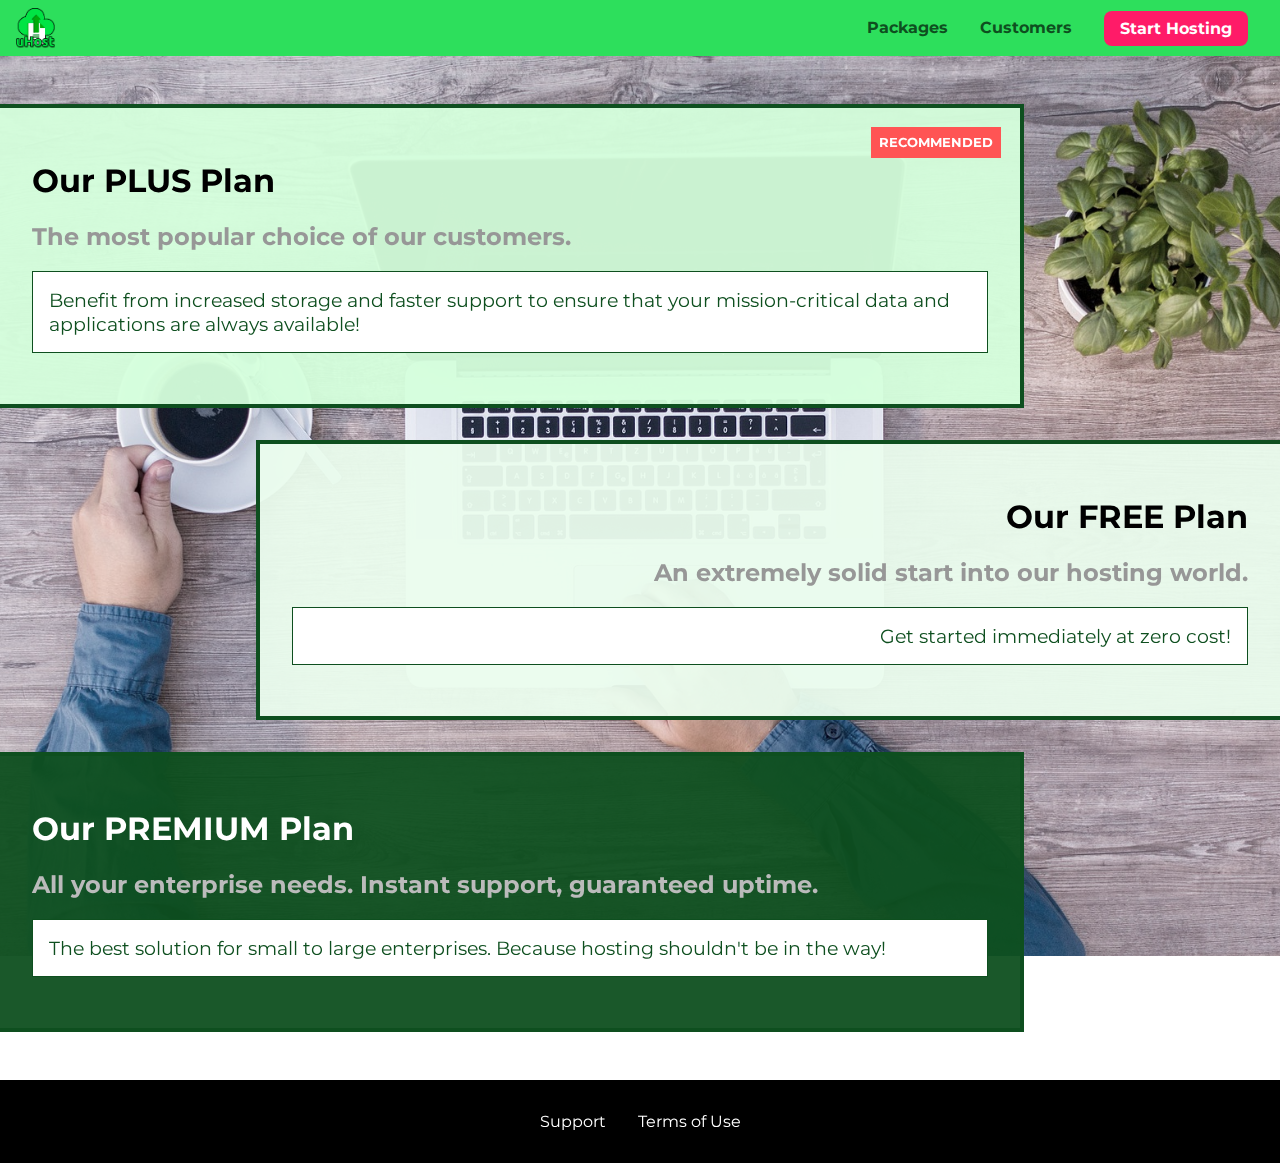
<file: css-core/packages/index.html>
<!DOCTYPE html>
<html lang="en">

<head>
    <meta charset="UTF-8">
    <meta http-equiv="X-UA-Compatible" content="ie=edge">
    <meta name="viewport" content="width=device-width, initial-scale=1.0">
    <title>uHost</title>
    <link rel="shortcut icon" href="../favicon.png">
    <link rel="stylesheet" href="../shared.css">
    <link rel="stylesheet" href="packages.css">
</head>

<body>
    <div class="backdrop"></div>
    <div class="background"></div>
    <header class="main-header">
        <div>
            <button class="toggle-button">
                <span class="toggle-button__bar"></span>
                <span class="toggle-button__bar"></span>
                <span class="toggle-button__bar"></span>
            </button>
            <a href="../index.html" class="main-header__brand">
                <img src="../images/uhost-icon.png" alt="uHost - Your favorite hosting company">
            </a>
        </div>
        <nav class="main-nav">
            <ul class="main-nav__items">
                <li class="main-nav__item">
                    <a href="index.html">Packages</a>
                </li>
                <li class="main-nav__item">
                    <a href="../customers/index.html">Customers</a>
                </li>
                <li class="main-nav__item main-nav__item--cta">
                    <a href="../start-hosting/index.html">Start Hosting</a>
                </li>
            </ul>
        </nav>
    </header>
    <nav class="mobile-nav">
        <ul class="mobile-nav__items">
            <li class="mobile-nav__item">
                <a href="index.html">Packages</a>
            </li>
            <li class="mobile-nav__item">
                <a href="../customers/index.html">Customers</a>
            </li>
            <li class="mobile-nav__item mobile-nav__item--cta">
                <a href="../start-hosting/index.html">Start Hosting</a>
            </li>
        </ul>
    </nav>
    <main>
        <section class="package" id="plus">
            <a href="#">
                <h1 class="package__title">Our PLUS Plan</h1>
                <h2 class="package__badge">RECOMMENDED</h2>
                <h2 class="package__subtitle">The most popular choice of our customers.</h2>
                <p class="package__info">Benefit from increased storage and faster support to ensure that your mission-critical data and applications
                    are always available!</p>
            </a>
        </section>
        <section class="package" id="free">
            <a href="#">
                <h1 class="package__title">Our FREE Plan</h1>
                <h2 class="package__subtitle">An extremely solid start into our hosting world.</h2>
                <p class="package__info">Get started immediately at zero cost!</p>
            </a>
        </section>
        <div class="clearfix"></div>
        <section class="package" id="premium">
            <a href="#">
                <h1 class="package__title">Our PREMIUM Plan</h1>
                <h2 class="package__subtitle">All your enterprise needs. Instant support, guaranteed uptime. </h2>
                <p class="package__info">The best solution for small to large enterprises. Because hosting shouldn't be in the way!</p>
            </a>
        </section>
    </main>
    <footer class="main-footer">
        <nav>
            <ul class="main-footer__links">
                <li class="main-footer__link">
                    <a href="#">Support</a>
                </li>
                <li class="main-footer__link">
                    <a href="#">Terms of Use</a>
                </li>
            </ul>
        </nav>
    </footer>
    <script src="../shared.js"></script>
</body>

</html>
</file>
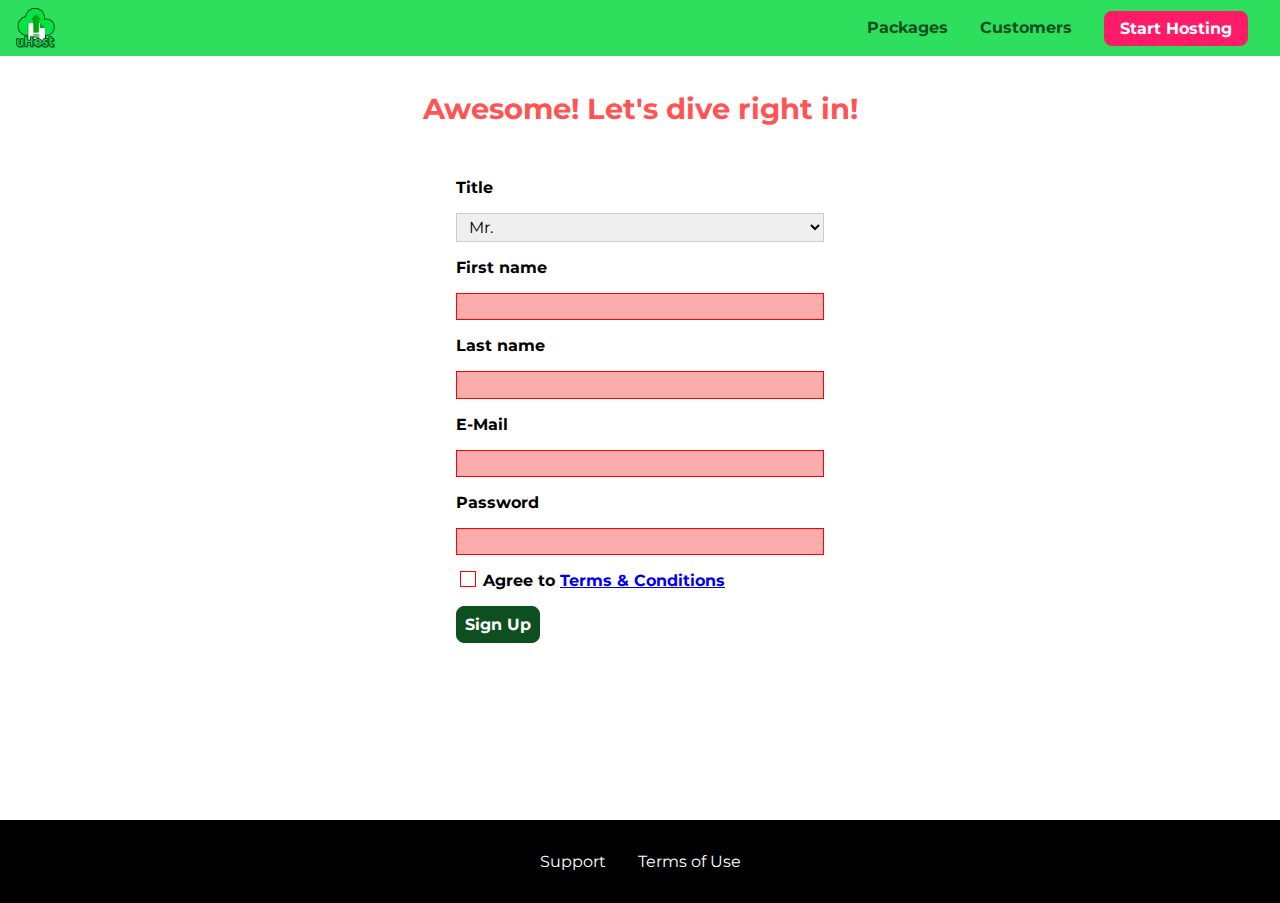
<file: css-core/start-hosting/index.html>
<!DOCTYPE html>
<html lang="en">

<head>
    <meta charset="UTF-8">
    <meta name="viewport" content="width=device-width, initial-scale=1.0">
    <meta http-equiv="X-UA-Compatible" content="ie=edge">
    <title>uHost Signup</title>
    <link rel="shortcut icon" href="../favicon.png">
    <link rel="stylesheet" href="../shared.css">
    <link rel="stylesheet" href="start-hosting.css">
</head>

<body>
    <div class="backdrop"></div>
    <header class="main-header">
        <div>
            <button class="toggle-button">
                <span class="toggle-button__bar"></span>
                <span class="toggle-button__bar"></span>
                <span class="toggle-button__bar"></span>
            </button>
            <a href="../index.html" class="main-header__brand">
                <img src="../images/uhost-icon.png" alt="uHost - Your favorite hosting company">
            </a>
        </div>
        <nav class="main-nav">
            <ul class="main-nav__items">
                <li class="main-nav__item">
                    <a href="../packages/index.html">Packages</a>
                </li>
                <li class="main-nav__item">
                    <a href="../customers/index.html">Customers</a>
                </li>
                <li class="main-nav__item main-nav__item--cta">
                    <a href="index.html">Start Hosting</a>
                </li>
            </ul>
        </nav>
    </header>
    <nav class="mobile-nav">
        <ul class="mobile-nav__items">
            <li class="mobile-nav__item">
                <a href="../packages/index.html">Packages</a>
            </li>
            <li class="mobile-nav__item">
                <a href="../customers/index.html">Customers</a>
            </li>
            <li class="mobile-nav__item mobile-nav__item--cta">
                <a href="index.html">Start Hosting</a>
            </li>
        </ul>
    </nav>
    <main class="signup-page">
        <h1 class="signup-title">Awesome! Let's dive right in!</h1>
        <form action="index.html" class="signup-form">
            <label for="title">Title</label>
            <select id="title">
                <option value="mr">Mr.</option>
                <option value="ms">Ms.</option>
            </select>
            <label for="first-name">First name</label>
            <input type="text" id="first-name" required>
            <label for="last-name">Last name</label>
            <input type="text" id="last-name" required>
            <label for="email">E-Mail</label>
            <input type="email" id="email" required>
            <label for="password">Password</label>
            <input type="password" id="password" required>
            <input type="checkbox" id="agree-terms" required>
            <label for="agree-terms">Agree to
                <a href="#">Terms &amp; Conditions</a>
            </label>
            <button type="submit" class="button">Sign Up</button>
        </form>
    </main>
    <footer class="main-footer">
        <nav>
            <ul class="main-footer__links">
                <li class="main-footer__link">
                    <a href="#">Support</a>
                </li>
                <li class="main-footer__link">
                    <a href="#">Terms of Use</a>
                </li>
            </ul>
        </nav>
    </footer>
    <script src="../shared.js"></script>
</body>

</html>
</file>
<file: css-core/shared.css>
@import url('https://fonts.googleapis.com/css?family=Roboto:100,400,900');
@import url('https://fonts.googleapis.com/css?family=Anton');
@import url('https://fonts.googleapis.com/css?family=Montserrat:400,700');

* {
  box-sizing: border-box;
}

body {
  font-family: "Montserrat", sans-serif;
  margin: 0;
}

main {
  min-height: calc(100vh - 3.5rem - 8rem);
  margin-top: 3.5rem;
}

.backdrop {
  position: fixed;
  display: none;
  top: 0;
  left: 0;
  z-index: 100;
  width: 100vw;
  height: 100vh;
  background: rgba(0, 0, 0, 0.5);
}

.main-header {
  width: 100%;
  position: fixed;
  top: 0;
  left: 0;
  background: #2ddf5c;
  padding: 0.5rem 1rem;
  z-index: 60;
  display: flex;
  align-items: center;
  justify-content: space-between;
}

.toggle-button {
  width: 3rem;
  background: transparent;
  border: none;
  cursor: pointer;
  padding-top: 0;
  padding-bottom: 0;
  vertical-align: middle;
}

.toggle-button:focus {
  outline: none;
}

.toggle-button__bar {
  width: 100%;
  height: 0.2rem;
  background: black;
  display: block;
  margin: 0.6rem 0;
}

.main-header__brand {
  color: #0e4f1f;
  text-decoration: none;
  font-weight: bold;
  /* width: 20px; */
}

.main-header__brand img {
  height: 2.5rem;
  vertical-align: middle;
  /* width: 100%; */
}

.main-nav {
  display: none;
}

.main-nav__items {
  margin: 0;
  padding: 0;
  list-style: none;
  display: flex;
}

.main-nav__item {
  margin: 0 1rem;
}

.main-nav__item a,
.mobile-nav__item a {
  text-decoration: none;
  color: #0e4f1f;
  font-weight: bold;
  padding: 0.2rem 0;
}

.main-nav__item a:hover,
.main-nav__item a:active {
  color: white;
  border-bottom: 5px solid white;
}

.main-nav__item--cta a,
.mobile-nav__item--cta a {
  color: white;
  background: #ff1b68;
  padding: 0.5rem 1rem;
  border-radius: 8px;
}

.main-nav__item--cta a:hover,
.main-nav__item--cta a:active,
.mobile-nav__item--cta a:hover,
.mobile-nav__item--cta a:active {
  color: #ff1b68;
  background: white;
  border: none;
}

@media (min-width: 40rem) {
  .toggle-button {
    display: none;
  }

  .main-nav {
    display: flex;
  }
}

.main-footer {
  background: black;
  padding: 2rem;
  margin-top: 3rem;
}

.main-footer__links {
  list-style: none;
  margin: 0;
  padding: 0;
  display: flex;
  flex-direction: column;
  align-items: center;
}

.main-footer__link {
  margin: 0.5rem 0;
}

.main-footer__link a {
  color: white;
  text-decoration: none;
}

.main-footer__link a:hover,
.main-footer__link a:active {
  color: #ccc;
}

.mobile-nav {
  display: none;
  position: fixed;
  z-index: 101;
  top: 0;
  left: 0;
  background: white;
  width: 80%;
  height: 100vh;
}

.mobile-nav__items {
  width: 90%;
  height: 100%;
  list-style: none;
  margin: 0 auto;
  padding: 0;
  display: flex;
  flex-direction: column;
  justify-content: center;
  align-items: center;
}

.mobile-nav__item {
  margin: 1rem 0;
}

.mobile-nav__item a {
  font-size: 1.5rem;
}

.button {
  background: #0e4f1f;
  color: white;
  font: inherit;
  border: 1.5px solid #0e4f1f;
  padding: 0.5rem;
  border-radius: 8px;
  font-weight: bold;
  cursor: pointer;
}

.button:hover,
.button:active {
  background: white;
  color: #0e4f1f;
}

.button:focus {
  outline: none;
}

.button[disabled] {
  cursor: not-allowed;
  border: #a1a1a1;
  background: #ccc;
  color: #a1a1a1;
} 

.open {
    display: block !important;
}

@media (min-width: 40rem) {
  .main-footer__link {
    margin: 0 1rem;
  }

  .main-footer__links {
    flex-direction: row;
    justify-content: center;
  }
}
</file>
<file: css-core/main.css>
#product-overview {
  background: linear-gradient(to top, rgba(80, 68, 18, 0.6) 10%, transparent),
    url("images/freedom.jpg") center/cover no-repeat border-box,
    #ff1b68;
  /* background-image: url("freedom.jpg");
    background-size: cover;
    background-position: left 10% bottom 20%; */
  /* background-repeat: no-repeat;
    background-origin: border-box;
    background-clip: border-box; */
  /* background-image: linear-gradient(180deg, red 70%, blue 60%, rgba(0,0,0,0.5)); */
  /* background-image: radial-gradient(ellipse farthest-corner at 20% 50%, red, blue 70%, green); */
  width: 100vw;
  height: 33vh;
  /* border: 5px dashed red; */
  position: relative;
}

#product-overview h1 {
  color: white;
  font-family: "Anton", sans-serif;
  position: absolute;
  bottom: 5%;
  left: 3%;
  font-size: 1.6rem;
}

@media (min-width: 40rem) and (min-height: 40rem) {
  #product-overview {
    height: 40vh;
    background-position: 50% 25%;
  }

  #product-overview h1 {
    font-size: 3rem;
  }
}

.section-title {
  color: #2ddf5c;
  text-align: center;
}

.plan {
  background: #d5ffdc;
  text-align: center;
  padding: 1rem;
  margin: 0.5rem 0;
  width: 100%;
}

.plan--highlighted {
  background: #19b84c;
  color: white;
}

.plan__annotation {
  background: white;
  color: #19b84c;
  padding: 0.5rem;
  box-shadow: 2px 2px 2px 2px rgba(0, 0, 0, 0.5);
  border-radius: 8px;
}

.plan__title {
  color: #0e4f1f;
}

.plan__price {
  color: #858585;
}

.plan--highlighted .plan__title {
  color: white;
}

.plan--highlighted .plan__price {
  color: #0e4f1f;
}

.plan__features {
  list-style: none;
  margin: 0;
  padding: 0;
}

.plan__feature {
  margin: 0.5rem 0;
}

@media (min-width: 40rem) {
  .plan__list { 
    width: 100%;
    display: flex;
    justify-content: center;
    align-items: center;
  }

  .plan {
    width: 30%;
    min-width: 13rem;
    max-width: 25rem;
    display: flex;
    flex-direction: column;
    justify-content: space-between;
    height: 28rem;
  }

  .plan--highlighted {
    box-shadow: 2px 2px 2px 2px rgba(0, 0, 0, 0.5);
    height: 30rem;
    z-index: 50;
  }
}

#key-features {
  background: #ff1b68;
  margin-top: 5rem;
  padding: 1rem;
}

#key-features .section-title {
  color: white;
  margin: 2rem;
}

.key-feature__list {
  list-style: none;
  margin: 0;
  padding: 0;
  text-align: center;
}

.key-feature__image {
  background: #ffcede;
  width: 128px;
  height: 128px;
  border: 2px solid #424242;
  border-radius: 50%;
  margin: auto;
  padding: 1.5rem;
}

.key-feature__description {
  text-align: center;
  font-weight: bold;
  color: white;
  font-size: 1.2rem;
}

@media (min-width: 40rem) {
  .key-feature {
    width: 30%;
    max-width: 25rem;
  }

  .key-feature__list {
    display: flex;
    justify-content: center;
  }
}

/* h1 {
    font-family: sans-serif;
} */

.modal {
  position: fixed;
  display: none;
  z-index: 200;
  top: 20%;
  left: 30%;
  width: 40%;
  background: white;
  padding: 1rem;
  border: 1px solid #ccc;
  box-shadow: 1px 1px 1px rgba(0, 0, 0, 0.5);
}

.modal__title {
  text-align: center;
  margin: 0 0 1rem 0;
}

.modal__actions {
  text-align: center;
}

.modal__action {
  border: 1px solid #0e4f1f;
  background: #0e4f1f;
  text-decoration: none;
  color: white;
  font: inherit;
  padding: 0.5rem 1rem;
  cursor: pointer;
}

.modal__action:hover,
.modal__action:active {
  background: #2ddf5c;
  border-color: #2ddf5c;
}

.modal__action--negative {
  background: red;
  border-color: red;
}

.modal__action--negative:hover,
.modal__action--negative:active {
  background: #ff5454;
  border-color: #ff5454;
}
</file>
<file: css-flexbox/main.css>
* {
    box-sizing: border-box;
    font-size: 1.5rem;
}

html {
    background: #b3b3b3;
    padding: 5px;
}

body {
    background: #b3b3b3;
    padding: 5px;
    margin: 0;
  }
  
.flex-container {
    background: white;
    padding: 10px;
    border: 5px solid black;
    height: 800px;
    display: flex;
    flex-direction: row;
    flex-wrap: wrap;
    justify-content: flex-end;
    vertical-align: middle;
  }

.item-1 {
    background: #ff7300;
    color: white;
    padding: 10px;
    border: 5px solid black;
    margin: 10px;
}

.item-2 {
    background: #ff9640;
    color: white;
    padding: 10px;
    border: 5px solid black;
    margin: 10px;
    width: 250px;
    font-size: 1.8rem;
}

.item-3 {
    background: #ff9640;
    color: white;
    padding: 10px;
    border: 5px solid black;
    margin: 10px;
    height: 250px;
}

.item-4 {
    background: #f5c096;
    color: white;
    padding: 10px;
    border: 5px solid black;
    margin: 10px;
    width: 300px;
    height: 300px;
}

.item-5 {
    background: #d3c0b1;
    color: white;
    padding: 10px;
    border: 5px solid black;
    margin: 10px;
    width: 350px;
}

.item-6 {
    background: #d3c0b1;
    color: white;
    padding: 10px;
    border: 5px solid black;
    margin: 10px;
    width: 350px;
}
</file>
<file: css-grid/main.css>
.container {
    margin: 20px;
    display: grid;
    height: 500px;
    /* grid-template-columns: 200px 5rem 20% auto; */
    grid-template-columns: repeat(4, 25%);
    grid-template-rows: [row-1-start] 5rem [row-1-end row-2-start] minmax(10px, auto) [row-2-end row-3-start] 100px [row-3-end];
}

.el1 {
    background: rgba(255, 154, 72, 0.5);
}

.el2 {
    background: rgba(255, 0, 0, 0.5);
    grid-column-start: 1;
    grid-column-end: -1;
    grid-row-start: row-2-start;
    grid-row-end: span 1;
    z-index: 10;
}

.el3 {
    background: rgba(0, 128, 0, 0.5);
    grid-column-start: 2;
    grid-column-end: span 3; 
    grid-row-start: row-1-start;
    grid-row-end: row-2-end;
}

.el4 {
    background: rgba(0, 4, 255, 0.5);
}
</file>
<file: css-positioning/main.css>
html {
    background: #b3b3b3;
    padding: 15px;
    border: 5px solid white;
    margin: 15px;
    height: 2000px;
}

body {
    background: #fa923f;
    padding: 20px;
    border: 5px solid black;
    margin: 0;
  }
  
.parent {
    background: white;
    padding: 20px;
    border: 5px solid black;
    margin: 10px;
  }

.parent .country {
    background: #fa923f;
    color: white;
    padding: 10px;
    border: 5px solid black;
    margin: 10px;
    position: sticky;
    top: 10px;
}
  
.parent .cities {
    background: rgb(105, 105, 109);
    color: white;
    padding: 10px;
    border: 5px solid black;
    margin: 10px;
}
</file>
<file: css-saas/main.css>
.char-highlight {
  font-weight: bold;
  font-size: 1.4rem;
  color: #521751; }

html {
  font-size: 94.75%; }
  @media (min-width: 40rem) {
    html {
      font-size: 125%; } }

body {
  font-family: Arial, sans-serif;
  margin: 0; }

.container {
  display: -webkit-box;
  display: -ms-flexbox;
  display: -webkit-flex;
  display: flex;
  flex-direction: column;
  flex-wrap: nowrap;
  align-items: center;
  padding: 3rem 0;
  box-sizing: border-box; }

.sass-section, .sass-introduction, .sass-details {
  border: 0.05rem solid #521751;
  background: #f7e1f6;
  padding: 2rem;
  text-align: center;
  width: 90%;
  box-sizing: border-box; }
  @media (min-width: 40rem) {
    .sass-section, .sass-introduction, .sass-details {
      width: 30rem; } }

.sass-introduction {
  box-shadow: 0.2rem 0.2rem 0.1rem #ccc; }
  .sass-introduction p {
    margin: 0; }

.sass-details {
  margin: 2rem 0; }

.section-header {
  border-bottom: 0.05rem solid #521751; }
  .section-header h1 {
    margin: 0 0 1rem 0; }

.documentation-links {
  list-style: none;
  margin: 1rem 0 0 0;
  padding: 0;
  display: -webkit-box;
  display: -ms-flexbox;
  display: -webkit-flex;
  display: flex;
  flex-direction: column; }
  .documentation-links li {
    margin: 0.2rem 0;
    background: white; }
  .documentation-links .documentation-link {
    text-decoration: none;
    color: #521751;
    display: block;
    padding: 0.2rem;
    border: 0.05rem solid #521751; }
    .documentation-links .documentation-link:hover, .documentation-links .documentation-link:active {
      color: white;
      background: #fa923f;
      border-color: #fa923f; }

/*# sourceMappingURL=main.css.map */
</file>
<file: css-selectors/main.css>
body {
    font-family: sans-serif;
}

nav {
    margin-bottom: 16px;
    background: #fa923f;
    padding: 8px 0;
}

a {
    text-decoration: none;
    color: white;
    margin: 10px;
}

a.active {
    color: #521751;
}

.main-section {
    height: 500px;
    border: 1px solid #ccc !important;
    padding: 16px;
}

.highlighted {
    border: 2px solid #fa923f;
}
</file>
<file: css-core/customers/customers.css>
main {
  padding-top: 2.5rem;
}

.testimonial {
    font-size: 1.2rem;
  }
  
  /*.testimonial__list {
    width: 80%;
    margin: auto;
  }*/

  .testimonial__image-container {
    width: 100%;
    max-width: 40rem;
    box-shadow: 3px 3px 5px 3px rgba(0,0,0,0.3);
  }

  .testimonial__image {
    width: 100%;
    vertical-align: top;
  }
  
  .testimonial__info {
    text-align: right;
    padding: 0.9rem;
  }
  
  #customer-2.testimonial {
    text-align: right;
  }
  
  #customer-2 .testimonial__info {
    text-align: left;
  }
  
  .testimonial__name {
    margin: 0.2rem;
    color: #ff5454;
    font-size: 2rem;
  }
  
  .testimonial__subtitle {
    margin: 0;
    font-size: 1.1rem;
    color: #ccc;
  }
  
  .testimonial__subtitle a {
    color: inherit;
    text-decoration: none;
  }
  
  .testimonial__subtitle a:hover,
  .testimonial__subtitle a:active {
    color: #7a7a7a;
  }

  .testimonial__text {
    margin: 0.2rem;
  }

  @media (min-width: 40rem) {
    .testimonial {
      margin: 3rem auto;
      max-width: 1500px;
      display: flex;
      align-items: center;
      justify-content: space-around;
    }

    .testimonial__image-container {
      width: 66%;
    }

    .testimonial__info {
      width: 30%;
    }
  }
</file>
<file: css-core/packages/packages.css>
@font-face {
    font-family: "AnonymousPro";
    src: url("anonymousPro-Regular.ttf") format("truetype");
}

@font-face {
    font-family: "AnonymousPro";
    src: url("anonymousPro-Bold.ttf");
    font-weight: 700;
}

main {
    padding-top: 2rem;
}

.background {
    background: url("../images/plans-background.jpg") center/cover;
    filter: grayscale(40%);
    width: 100vw;
    height: 100vh;
    position: fixed;
    z-index: -1;
}

.package {
    width: 80%;
    margin: 1rem 0;
    border: 4px solid #0e4f1f;
    border-left: none;
    position: relative;
}

.package:hover,
.package:active {
    box-shadow: 2px 2px 4px rgba(0,0,0,0.5);
    border-color: #ff5454;
    /* border-color: #ff5454 !important; */
}

.package a {
    text-decoration: none;
    color: inherit;
    display: block;
    padding: 2rem;
}

.package__badge {
    position: absolute;
    top: 0;
    right: 0;
    margin: 1.2rem;
    font-size: 0.8rem;
    color: white;
    background: #ff5454;
    padding: 0.5rem;
}

.package__subtitle {
    color: #979797;
}

.package__info {
    padding: 1rem;
    border: 1px solid #0e4f1f;
    color: #0e4f1f;
    background: white;
    font-size: 1.2rem;
    /* font-style font-variant font-weight font-size/line-height font-family*/
}

.clearfix {
    clear: both;
}

#plus {
    background: rgba(213, 255, 220, 0.95);
}

#free {
    background: rgba(234, 252, 237, 0.95);
    float: right;
    border-right: none;
    border-left: 4px solid #0e4f1f;
    text-align: right;
}

#free:hover,
#free:active {
    border-left-color: #ff5454;
}

#premium {
    background: rgba(14, 79, 31, 0.95);
}

#premium .package__title {
    color: white;
}

#premium .package__subtitle {
    color: #bbb;
}

@media (min-width: 40rem) {
    main {
      max-width: 1500px;
      margin-left: auto;
      margin-right: auto;
    }
}

@media (min-width: 1500px) {
    .package {
      border-left: 4px solid #0e4f1f;
    }

    #free {
      border-right: 4px solid #0e4f1f;
    }

    #free:hover,
    #free:active {
      border-right-color: #ff5454;
    }
}
</file>
<file: css-core/start-hosting/start-hosting.css>
main {
    padding-top: 1rem;
}

.signup-title {
    text-align: center;
    font-size: 1.8rem;
    color: #ff5454;
}

.signup-form {
    padding: 1rem;
}

.signup-form label {
    font-weight: bold;
}

.signup-form label,
.signup-form input,
.signup-form select {
    display: block;
    margin-top: 1rem;
    width: 100%;
}

/* .signup-form input[type="checkbox"] */
.signup-form input[id*="terms"],
.signup-form input[id*="terms"] + label {
    display: inline-block;
    width: auto;
    vertical-align: bottom;
}

.signup-form input:not([type="checkbox"]),
.signup-form select {
    border: 1px solid #ccc;
    padding: 0.2rem 0.5rem;
    font: inherit;
}

.signup-form input:focus,
.signup-form select:focus {
    outline: none;
    background: #d8f3df;
    border-color: #2ddf5c;
}

.signup-form input[type="checkbox"] {
    border: 1px solid #ccc;
    background: white;
    width: 1rem;
    height: 1rem;
    -webkit-appearance: none;
    -moz-appearance: none;
    appearance: none;
}

.signup-form input[type="checkbox"]:checked {
    background: #2ddf5c;
    border: #0e4f1f;
}

.signup-form input.invalid,
.signup-form select.invalid,
.signup-form :invalid {
    border-color: red !important;
    background: #faacac;
}

.signup-form button[type="submit"] {
    display: block;
    margin-top: 1rem;
}

@media (min-width: 40rem) {
    .signup-form {
        margin: auto;
        width: 25rem;
    }
}
</file>
